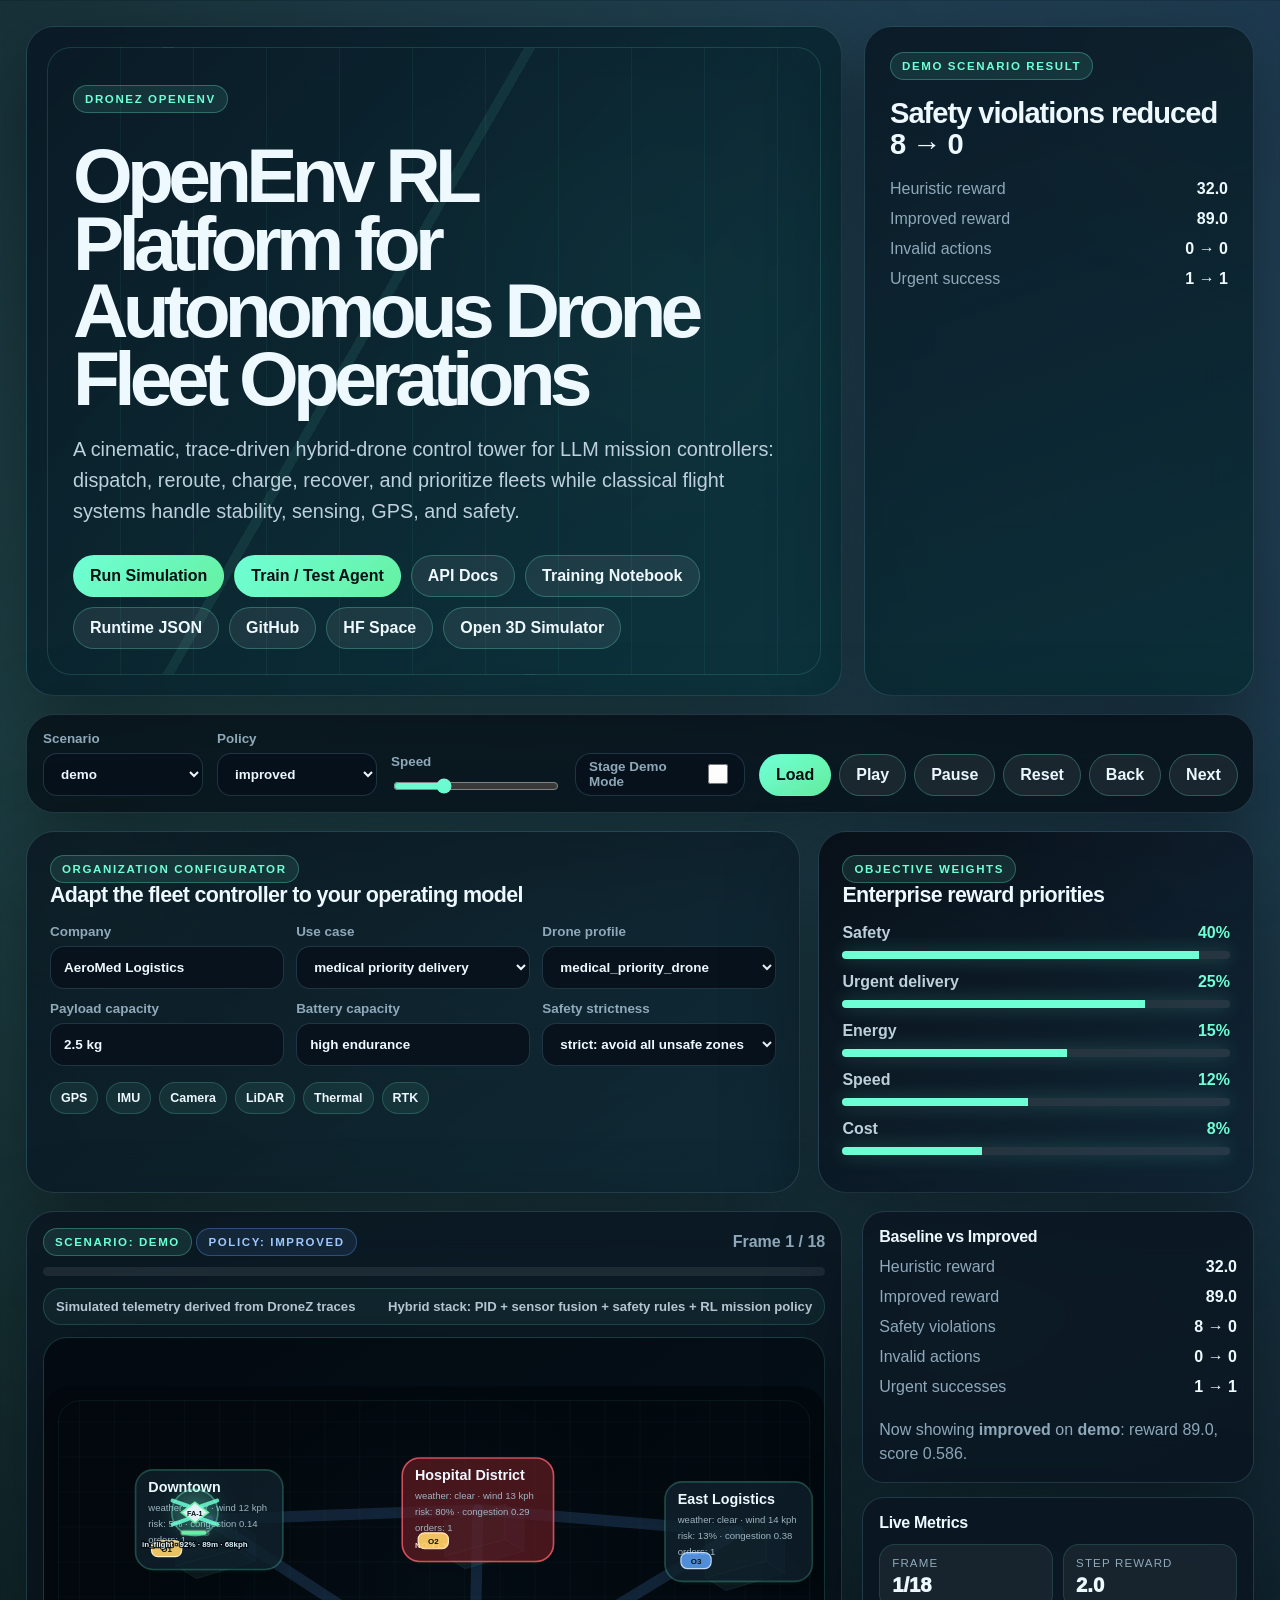
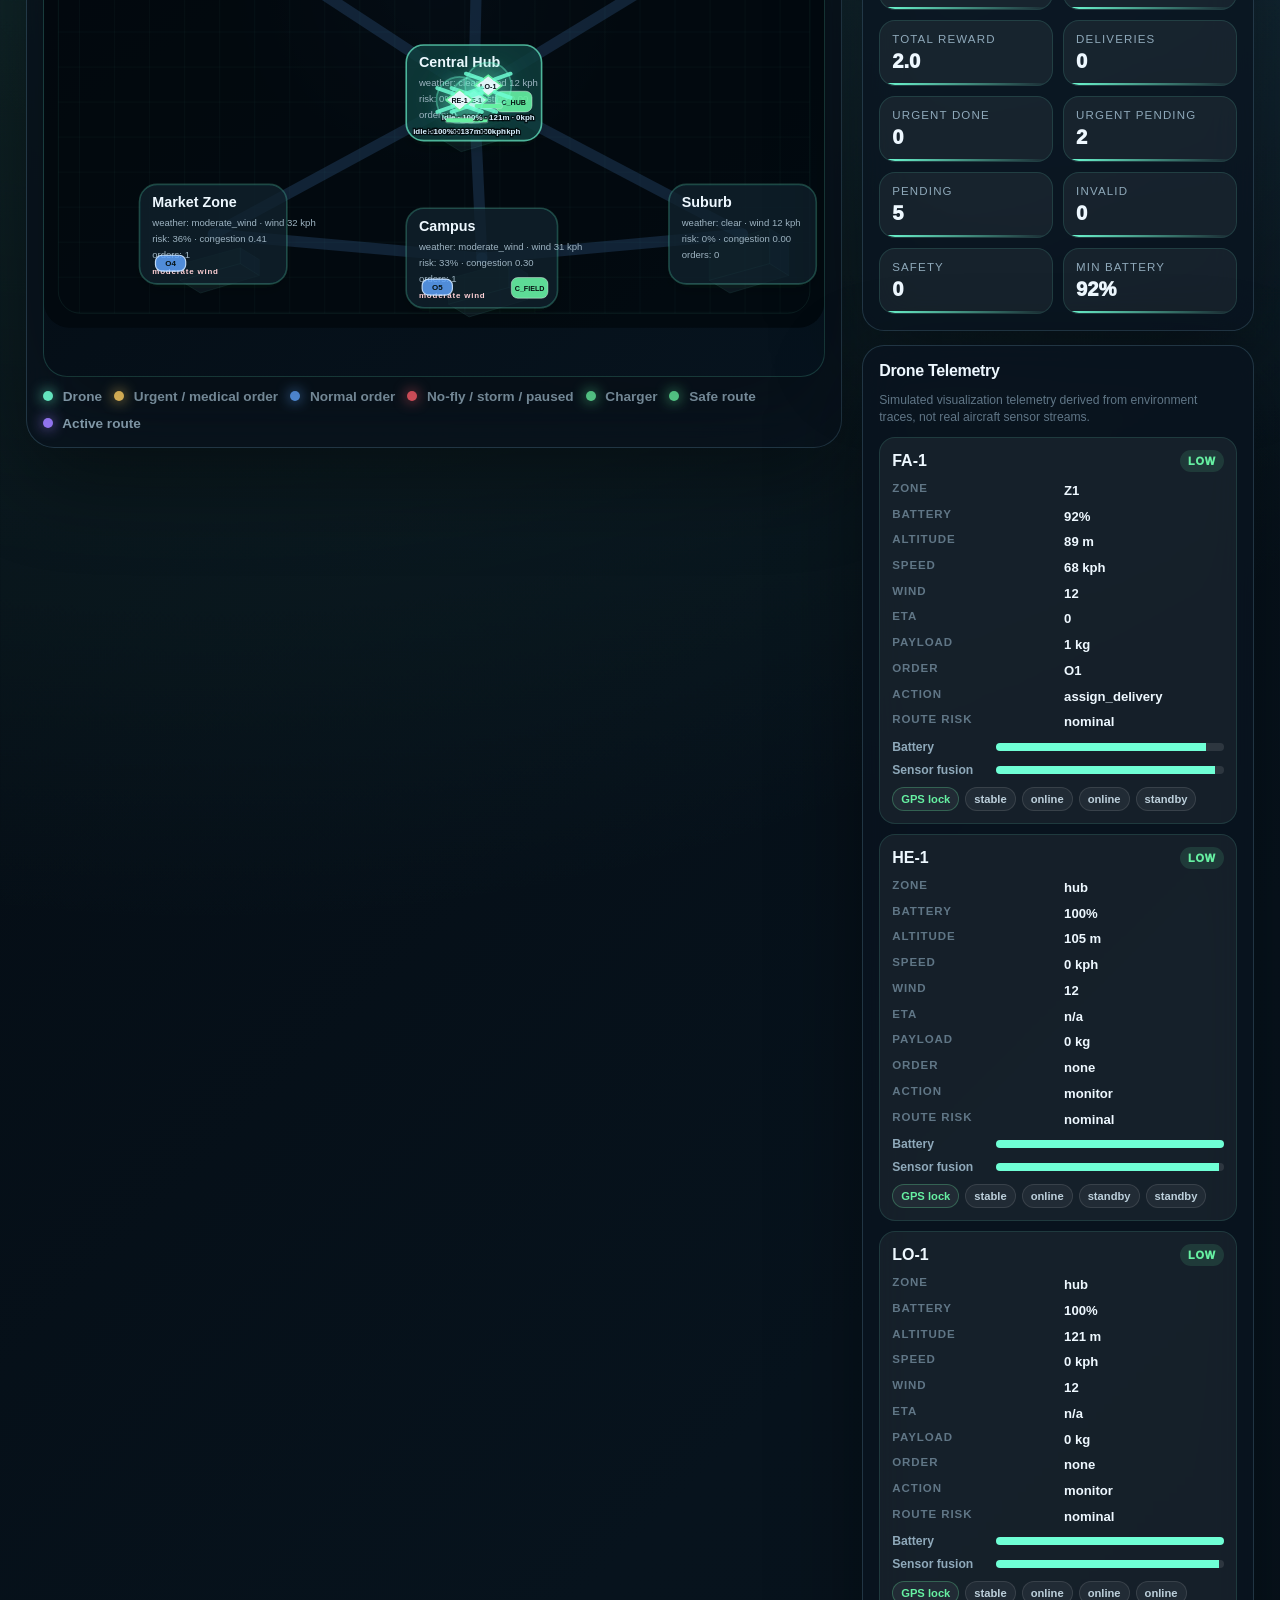
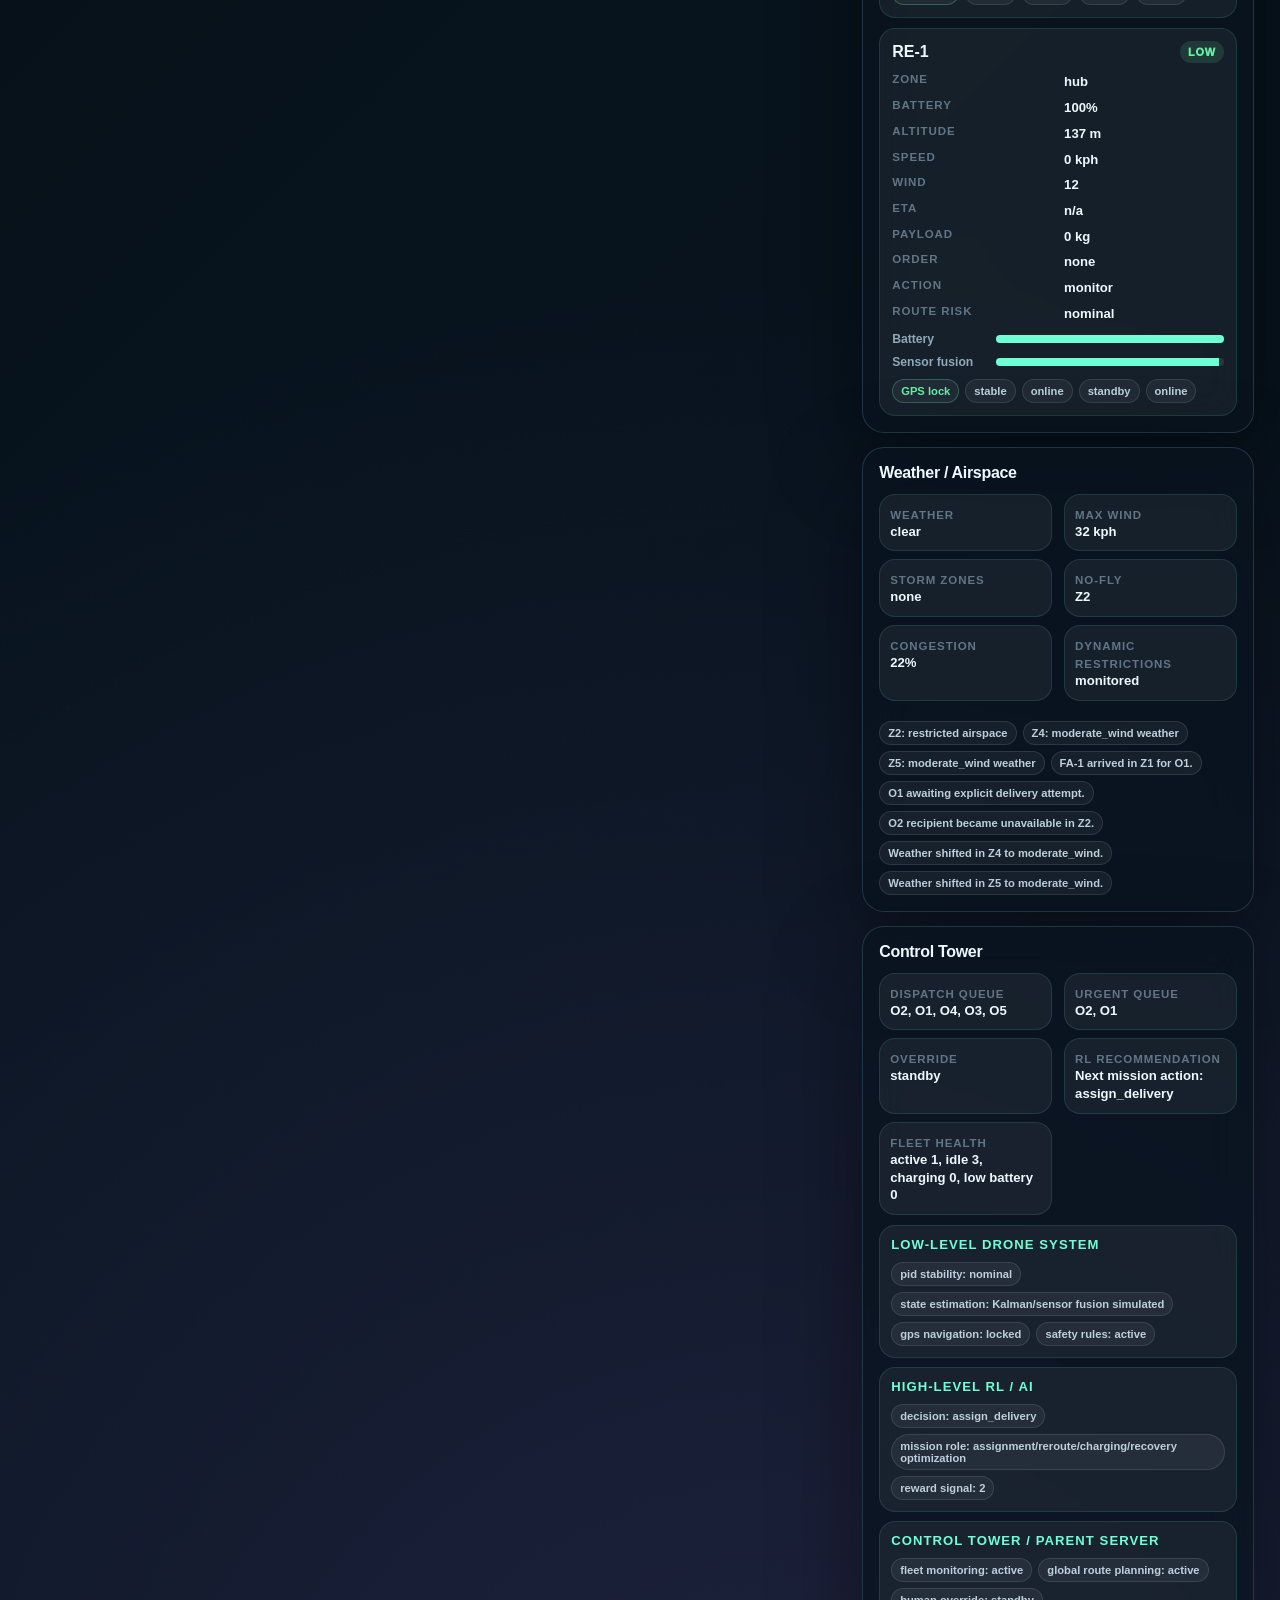
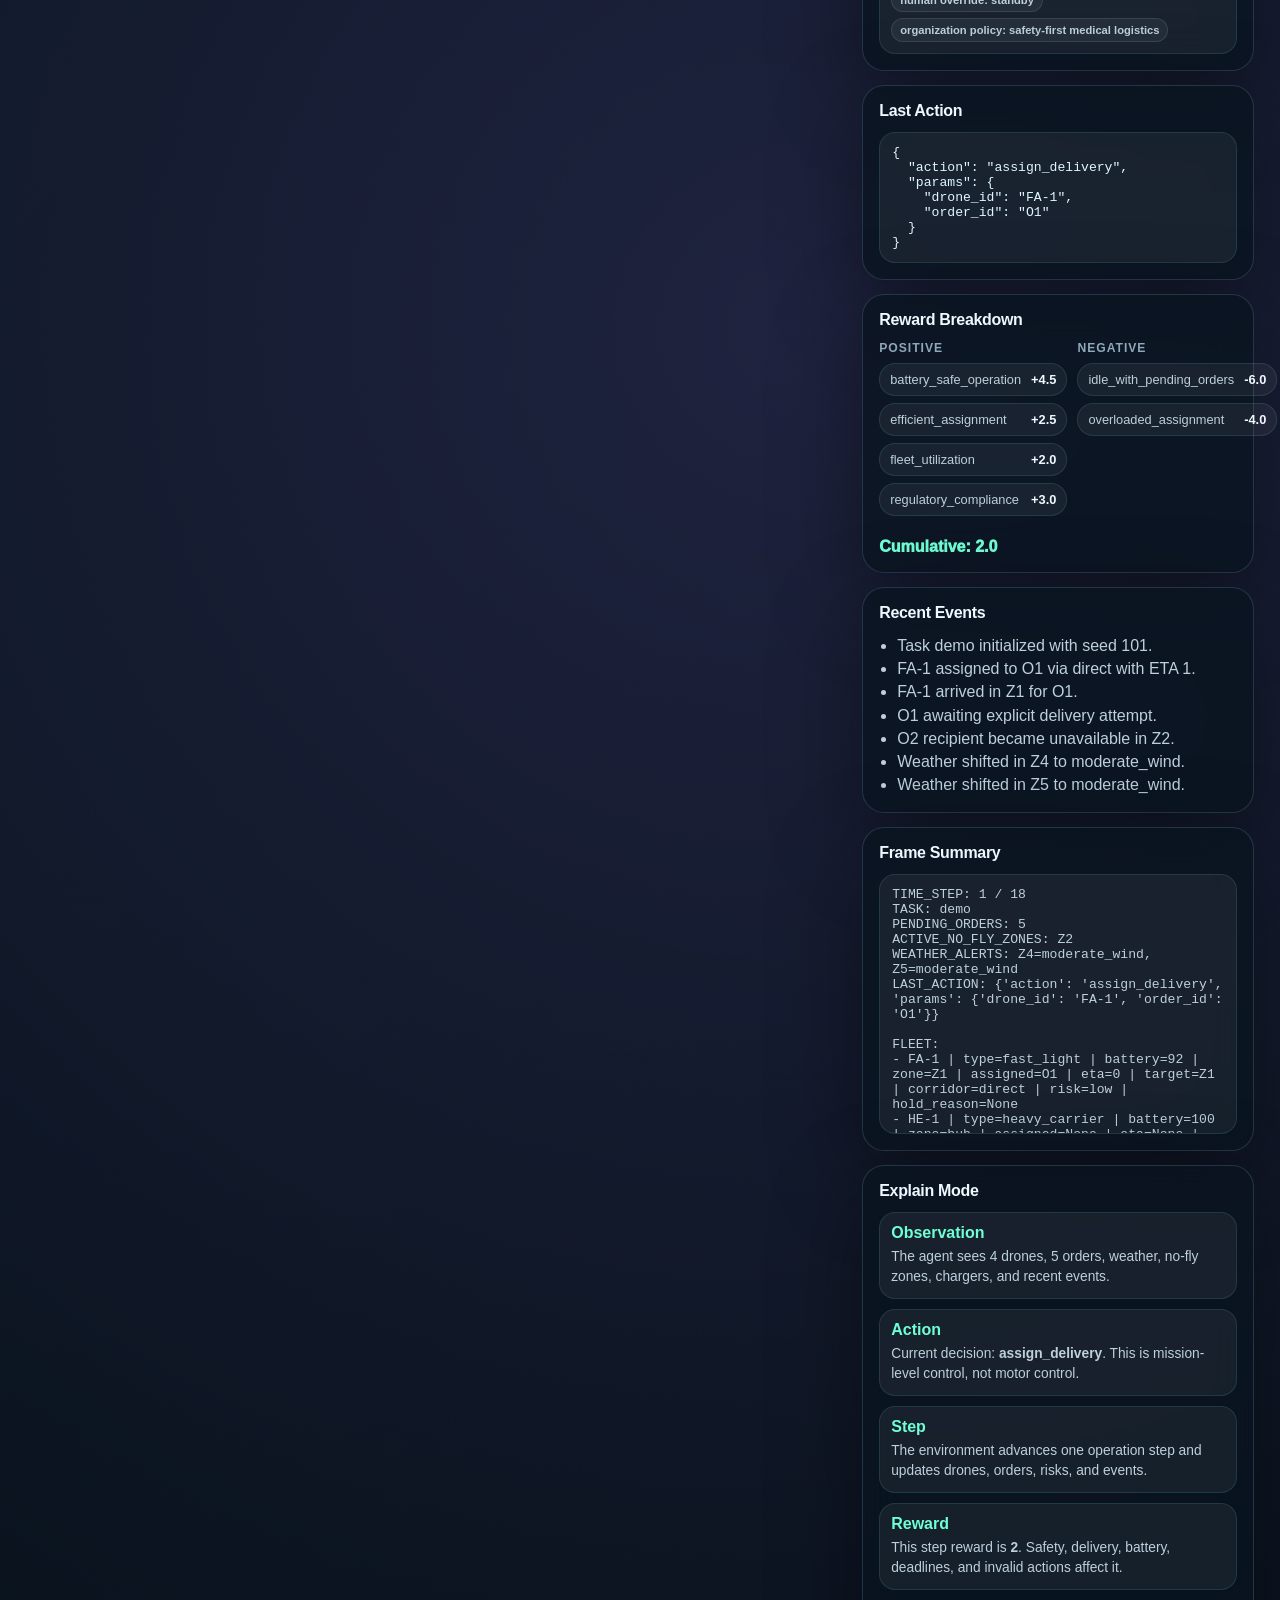
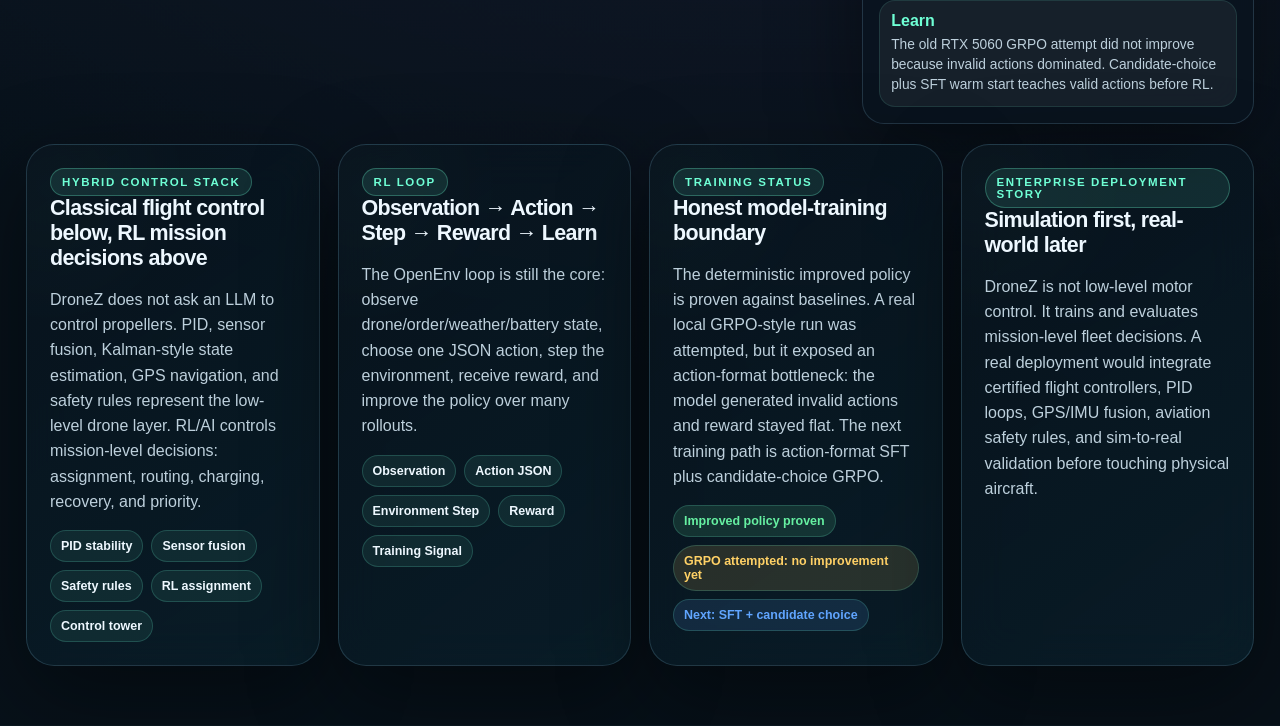
<file: demo_ui/index.html>
<!DOCTYPE html>
<html lang="en">
  <head>
    <meta charset="UTF-8" />
    <meta name="viewport" content="width=device-width, initial-scale=1.0" />
    <title>DroneZ OpenEnv Replay</title>
    <link rel="stylesheet" href="./styles.css" />
  </head>
  <body>
    <div class="app-shell">
      <header class="hero">
        <div class="hero-copy">
          <p class="eyebrow">DroneZ OpenEnv</p>
          <h1>OpenEnv RL Platform for Autonomous Drone Fleet Operations</h1>
          <p class="subhead">
            A cinematic, trace-driven hybrid-drone control tower for LLM mission controllers:
            dispatch, reroute, charge, recover, and prioritize fleets while classical flight systems
            handle stability, sensing, GPS, and safety.
          </p>
          <div class="hero-actions">
            <a class="cta primary" href="#simulator">Run Simulation</a>
            <a class="cta primary" href="/agent/">Train / Test Agent</a>
            <a class="cta" href="/docs">API Docs</a>
            <a class="cta" href="https://colab.research.google.com/drive/1ge0s9eYcbeE25oEXh6t-wySGh3ZCR9AV" target="_blank" rel="noopener noreferrer">Training Notebook</a>
            <a class="cta" href="/api">Runtime JSON</a>
            <a class="cta" href="https://github.com/Hollenite/DroneZ" target="_blank" rel="noopener noreferrer">GitHub</a>
            <a class="cta" href="https://huggingface.co/spaces/Krishna2521/dronez-openenv" target="_blank" rel="noopener noreferrer">HF Space</a>
            <a class="cta" href="https://creative-klepon-8a1f8a.netlify.app/" target="_blank" rel="noopener noreferrer">Open 3D Simulator</a>
          </div>
        </div>
        <div class="result-card">
          <span class="result-label">Demo Scenario Result</span>
          <strong>Safety violations reduced 8 → 0</strong>
          <div class="result-grid">
            <span>Heuristic reward</span><b>32.0</b>
            <span>Improved reward</span><b>89.0</b>
            <span>Invalid actions</span><b>0 → 0</b>
            <span>Urgent success</span><b>1 → 1</b>
          </div>
        </div>
      </header>

      <section class="controls-card" aria-label="Replay controls">
        <label>
          Scenario
          <select id="scenarioSelect">
            <option value="demo" selected>demo</option>
            <option value="easy">easy</option>
            <option value="medium">medium</option>
            <option value="hard">hard</option>
          </select>
        </label>
        <label>
          Policy
          <select id="policySelect">
            <option value="improved" selected>improved</option>
            <option value="heuristic">heuristic</option>
            <option value="random">random</option>
            <option value="naive">naive</option>
          </select>
        </label>
        <label>
          Speed
          <input id="speedRange" type="range" min="250" max="2000" step="250" value="850" />
        </label>
        <label class="toggle-control">
          Stage Demo Mode
          <input id="stageModeToggle" type="checkbox" />
        </label>
        <div class="button-row">
          <button id="loadBtn">Load</button>
          <button id="playBtn">Play</button>
          <button id="pauseBtn">Pause</button>
          <button id="resetBtn">Reset</button>
          <button id="prevBtn">Back</button>
          <button id="nextBtn">Next</button>
        </div>
      </section>

      <section class="enterprise-grid" aria-label="Organization configurator">
        <div class="config-card">
          <div class="section-kicker">Organization Configurator</div>
          <h2>Adapt the fleet controller to your operating model</h2>
          <div class="config-grid">
            <label>Company <input value="AeroMed Logistics" aria-label="Company name" /></label>
            <label>Use case
              <select aria-label="Use case">
                <option>medical priority delivery</option>
                <option>urban food delivery</option>
                <option>critical infrastructure inspection</option>
                <option>campus surveillance</option>
              </select>
            </label>
            <label>Drone profile
              <select aria-label="Drone profile">
                <option>medical_priority_drone</option>
                <option>light_food_delivery_drone</option>
                <option>heavy_package_drone</option>
                <option>long_range_rural_drone</option>
              </select>
            </label>
            <label>Payload capacity <input value="2.5 kg" aria-label="Payload capacity" /></label>
            <label>Battery capacity <input value="high endurance" aria-label="Battery capacity" /></label>
            <label>Safety strictness
              <select aria-label="Safety strictness">
                <option>strict: avoid all unsafe zones</option>
                <option>balanced: safety with deadline pressure</option>
              </select>
            </label>
          </div>
          <div class="sensor-stack">
            <span>GPS</span><span>IMU</span><span>Camera</span><span>LiDAR</span><span>Thermal</span><span>RTK</span>
          </div>
        </div>

        <div class="config-card objective-card">
          <div class="section-kicker">Objective Weights</div>
          <h2>Enterprise reward priorities</h2>
          <div class="objective-row"><span>Safety</span><b>40%</b><i style="--w: 92%"></i></div>
          <div class="objective-row"><span>Urgent delivery</span><b>25%</b><i style="--w: 78%"></i></div>
          <div class="objective-row"><span>Energy</span><b>15%</b><i style="--w: 58%"></i></div>
          <div class="objective-row"><span>Speed</span><b>12%</b><i style="--w: 48%"></i></div>
          <div class="objective-row"><span>Cost</span><b>8%</b><i style="--w: 36%"></i></div>
        </div>
      </section>

      <main id="simulator" class="layout">
        <section class="viewport-card">
          <div class="map-topline">
            <div>
              <span id="scenarioBadge" class="badge">scenario: demo</span>
              <span id="policyBadge" class="badge strong">policy: improved</span>
            </div>
            <div id="frameIndicator" class="frame-indicator">Frame 0 / 0</div>
          </div>
          <div class="progress-shell"><div id="progressBar" class="progress-bar"></div></div>
          <div id="errorPanel" class="error-panel" hidden></div>
          <div class="mission-strip">
            <span>Simulated telemetry derived from DroneZ traces</span>
            <span>Hybrid stack: PID + sensor fusion + safety rules + RL mission policy</span>
          </div>
          <svg id="mapSvg" viewBox="0 0 980 680" aria-label="DroneZ city replay map"></svg>
          <div class="legend">
            <span><i class="dot drone"></i> Drone</span>
            <span><i class="dot urgent"></i> Urgent / medical order</span>
            <span><i class="dot normal"></i> Normal order</span>
            <span><i class="dot hazard"></i> No-fly / storm / paused</span>
            <span><i class="dot charger"></i> Charger</span>
            <span><i class="dot route-safe"></i> Safe route</span>
            <span><i class="dot route-active"></i> Active route</span>
          </div>
        </section>

        <aside class="sidebar">
          <section class="panel comparison-card">
            <h2>Baseline vs Improved</h2>
            <div id="comparisonSummary" class="summary-stack"></div>
          </section>

          <section class="panel metrics">
            <h2>Live Metrics</h2>
            <div id="metricsGrid" class="metric-grid"></div>
          </section>

          <section class="panel telemetry-card">
            <h2>Drone Telemetry</h2>
            <div id="telemetryPanel" class="telemetry-stack"></div>
          </section>

          <section class="panel environment-card">
            <h2>Weather / Airspace</h2>
            <div id="environmentPanel" class="environment-stack"></div>
          </section>

          <section class="panel tower-card">
            <h2>Control Tower</h2>
            <div id="towerPanel" class="tower-stack"></div>
          </section>

          <section class="panel action-card">
            <h2>Last Action</h2>
            <pre id="lastActionBox" class="action-box"></pre>
          </section>

          <section class="panel">
            <h2>Reward Breakdown</h2>
            <div id="rewardBreakdown" class="reward-breakdown"></div>
          </section>

          <section class="panel">
            <h2>Recent Events</h2>
            <ul id="eventsList" class="event-list"></ul>
          </section>

          <section class="panel">
            <h2>Frame Summary</h2>
            <pre id="frameSummary" class="summary-box"></pre>
          </section>

          <section class="panel learn-card">
            <h2>Explain Mode</h2>
            <div id="learnPanel" class="learn-stack"></div>
          </section>
        </aside>
      </main>

      <section class="story-grid">
        <article class="story-card">
          <div class="section-kicker">Hybrid Control Stack</div>
          <h2>Classical flight control below, RL mission decisions above</h2>
          <p>
            DroneZ does not ask an LLM to control propellers. PID, sensor fusion, Kalman-style state
            estimation, GPS navigation, and safety rules represent the low-level drone layer. RL/AI
            controls mission-level decisions: assignment, routing, charging, recovery, and priority.
          </p>
          <div class="loop-row">
            <span>PID stability</span><span>Sensor fusion</span><span>Safety rules</span><span>RL assignment</span><span>Control tower</span>
          </div>
        </article>
        <article class="story-card">
          <div class="section-kicker">RL Loop</div>
          <h2>Observation → Action → Step → Reward → Learn</h2>
          <p>
            The OpenEnv loop is still the core: observe drone/order/weather/battery state, choose one JSON
            action, step the environment, receive reward, and improve the policy over many rollouts.
          </p>
          <div class="loop-row">
            <span>Observation</span><span>Action JSON</span><span>Environment Step</span><span>Reward</span><span>Training Signal</span>
          </div>
        </article>
        <article class="story-card">
          <div class="section-kicker">Training Status</div>
          <h2>Honest model-training boundary</h2>
          <p>
            The deterministic improved policy is proven against baselines. A real local GRPO-style run was
            attempted, but it exposed an action-format bottleneck: the model generated invalid actions and
            reward stayed flat. The next training path is action-format SFT plus candidate-choice GRPO.
          </p>
          <div class="status-pills">
            <span class="pass">Improved policy proven</span>
            <span class="warn">GRPO attempted: no improvement yet</span>
            <span class="next">Next: SFT + candidate choice</span>
          </div>
        </article>
        <article class="story-card">
          <div class="section-kicker">Enterprise Deployment Story</div>
          <h2>Simulation first, real-world later</h2>
          <p>
            DroneZ is not low-level motor control. It trains and evaluates mission-level fleet decisions.
            A real deployment would integrate certified flight controllers, PID loops, GPS/IMU fusion,
            aviation safety rules, and sim-to-real validation before touching physical aircraft.
          </p>
        </article>
      </section>
    </div>

    <script type="module" src="./app.js"></script>
  </body>
</html>
</file>
<file: demo_ui/styles.css>
:root {
  --bg: #03070b;
  --bg-2: #07131d;
  --panel: rgba(9, 20, 31, 0.78);
  --panel-strong: rgba(10, 28, 43, 0.92);
  --panel-soft: rgba(18, 42, 60, 0.68);
  --glass: rgba(255, 255, 255, 0.075);
  --line: rgba(156, 223, 255, 0.17);
  --line-strong: rgba(111, 255, 213, 0.42);
  --text: #eef8ff;
  --muted: #8fa9ba;
  --faint: #607686;
  --cyan: #6fffd5;
  --blue: #60a5ff;
  --violet: #9c7dff;
  --green: #66f0a2;
  --amber: #ffd166;
  --red: #ff5f6d;
  --shadow: 0 28px 90px rgba(0, 0, 0, 0.42);
  --radius: 28px;
  font-family: "Avenir Next", "DIN Alternate", "Segoe UI", sans-serif;
}

* {
  box-sizing: border-box;
}

html {
  scroll-behavior: smooth;
  background: var(--bg);
}

body {
  margin: 0;
  min-height: 100vh;
  color: var(--text);
  background:
    radial-gradient(circle at 16% 10%, rgba(111, 255, 213, 0.2), transparent 28%),
    radial-gradient(circle at 86% 4%, rgba(96, 165, 255, 0.28), transparent 26%),
    radial-gradient(circle at 62% 72%, rgba(156, 125, 255, 0.16), transparent 32%),
    linear-gradient(135deg, #02050a 0%, #07131d 45%, #071018 100%);
  overflow-x: hidden;
}

body::before {
  content: "";
  position: fixed;
  inset: 0;
  pointer-events: none;
  background:
    linear-gradient(rgba(255, 255, 255, 0.026) 1px, transparent 1px),
    linear-gradient(90deg, rgba(255, 255, 255, 0.026) 1px, transparent 1px);
  background-size: 42px 42px;
  mask-image: linear-gradient(to bottom, rgba(0, 0, 0, 0.75), transparent 84%);
  z-index: -1;
}

button,
input,
select {
  font: inherit;
}

.app-shell {
  max-width: 1640px;
  margin: 0 auto;
  padding: 26px;
}

.hero {
  display: grid;
  grid-template-columns: minmax(0, 1fr) 390px;
  gap: 22px;
  align-items: stretch;
  margin-bottom: 18px;
}

.hero-copy,
.result-card,
.controls-card,
.viewport-card,
.panel,
.config-card,
.story-card {
  min-width: 0;
  border: 1px solid var(--line);
  border-radius: var(--radius);
  box-shadow: var(--shadow);
  backdrop-filter: blur(22px);
}

.hero-copy {
  position: relative;
  overflow: hidden;
  padding: clamp(28px, 4vw, 46px);
  min-height: 420px;
  background:
    linear-gradient(132deg, rgba(9, 24, 36, 0.92), rgba(7, 48, 56, 0.78)),
    radial-gradient(circle at 78% 38%, rgba(111, 255, 213, 0.18), transparent 35%);
}

.hero-copy::after {
  content: "";
  position: absolute;
  inset: 20px;
  border-radius: 24px;
  border: 1px solid rgba(111, 255, 213, 0.15);
  background:
    linear-gradient(120deg, transparent 0 42%, rgba(111, 255, 213, 0.08) 42% 43%, transparent 43% 100%),
    repeating-linear-gradient(90deg, transparent 0 72px, rgba(111, 255, 213, 0.055) 72px 73px);
  pointer-events: none;
}

.eyebrow,
.section-kicker,
.result-label,
.badge {
  display: inline-flex;
  align-items: center;
  width: fit-content;
  border-radius: 999px;
  border: 1px solid rgba(111, 255, 213, 0.28);
  padding: 7px 11px;
  background: rgba(111, 255, 213, 0.1);
  color: var(--cyan);
  text-transform: uppercase;
  letter-spacing: 0.14em;
  font-size: 0.72rem;
  font-weight: 900;
}

h1 {
  position: relative;
  z-index: 1;
  max-width: 960px;
  margin: 18px 0 0;
  font-size: clamp(2.7rem, 6vw, 6.2rem);
  line-height: 0.88;
  letter-spacing: -0.075em;
  text-wrap: balance;
}

.subhead {
  position: relative;
  z-index: 1;
  max-width: 900px;
  margin: 22px 0 0;
  color: #bdd0dc;
  font-size: clamp(1rem, 1.7vw, 1.24rem);
  line-height: 1.55;
}

.hero-actions {
  position: relative;
  z-index: 1;
  display: flex;
  flex-wrap: wrap;
  gap: 10px;
  margin-top: 28px;
}

.cta,
button {
  border: 1px solid rgba(111, 255, 213, 0.26);
  border-radius: 999px;
  padding: 11px 16px;
  background: rgba(255, 255, 255, 0.07);
  color: var(--text);
  text-decoration: none;
  font-weight: 900;
  cursor: pointer;
  transition: transform 160ms ease, border-color 160ms ease, background 160ms ease, box-shadow 160ms ease;
}

.cta:hover,
button:hover {
  transform: translateY(-2px);
  border-color: rgba(111, 255, 213, 0.75);
  background: rgba(111, 255, 213, 0.12);
  box-shadow: 0 0 28px rgba(111, 255, 213, 0.16);
}

.cta.primary,
button:first-child {
  color: #041013;
  background: linear-gradient(135deg, var(--cyan), var(--green));
  border-color: transparent;
}

.cta.disabled {
  color: var(--muted);
  cursor: default;
  opacity: 0.72;
}

.cta.disabled:hover {
  transform: none;
  border-color: rgba(111, 255, 213, 0.26);
  background: rgba(255, 255, 255, 0.07);
  box-shadow: none;
}

.result-card {
  padding: 25px;
  background:
    linear-gradient(160deg, rgba(11, 25, 38, 0.94), rgba(7, 43, 50, 0.82)),
    radial-gradient(circle at top right, rgba(102, 240, 162, 0.2), transparent 38%);
}

.result-card strong {
  display: block;
  margin: 18px 0 20px;
  font-size: 1.82rem;
  line-height: 1.06;
  letter-spacing: -0.035em;
}

.result-grid,
.delta-grid {
  display: grid;
  grid-template-columns: minmax(0, 1fr) auto;
  gap: 12px 16px;
  color: var(--muted);
}

.result-grid b,
.delta-grid b {
  color: var(--text);
  text-align: right;
  white-space: nowrap;
}

.controls-card {
  display: grid;
  grid-template-columns: 160px 160px minmax(170px, 1fr) 170px minmax(360px, 540px);
  gap: 14px;
  align-items: end;
  padding: 16px;
  margin-bottom: 18px;
  background: rgba(5, 13, 21, 0.76);
}

label {
  display: grid;
  gap: 7px;
  color: var(--muted);
  font-size: 0.84rem;
  font-weight: 800;
}

select,
.config-grid input {
  width: 100%;
  min-height: 43px;
  border-radius: 14px;
  border: 1px solid var(--line);
  padding: 0 13px;
  background: rgba(8, 18, 28, 0.92);
  color: var(--text);
  font-weight: 800;
  outline: none;
}

input[type="range"] {
  accent-color: var(--cyan);
}

.toggle-control {
  grid-template-columns: 1fr auto;
  align-items: center;
  min-height: 43px;
  border: 1px solid var(--line);
  border-radius: 16px;
  padding: 0 13px;
  background: rgba(8, 18, 28, 0.7);
}

.toggle-control input {
  width: 20px;
  height: 20px;
  accent-color: var(--cyan);
}

.button-row {
  display: grid;
  grid-template-columns: repeat(6, 1fr);
  gap: 8px;
}

.enterprise-grid {
  display: grid;
  grid-template-columns: minmax(0, 1.28fr) minmax(330px, 0.72fr);
  gap: 18px;
  margin-bottom: 18px;
}

.config-card,
.story-card {
  padding: 23px;
  background:
    linear-gradient(145deg, rgba(8, 18, 28, 0.82), rgba(10, 34, 46, 0.68)),
    radial-gradient(circle at 8% 8%, rgba(111, 255, 213, 0.12), transparent 26%);
}

.config-card h2,
.story-card h2 {
  margin: 0 0 16px;
  font-size: 1.34rem;
  letter-spacing: -0.03em;
}

.config-grid {
  display: grid;
  grid-template-columns: repeat(3, minmax(0, 1fr));
  gap: 12px;
}

.sensor-stack,
.status-pills,
.loop-row {
  display: flex;
  flex-wrap: wrap;
  gap: 8px;
  margin-top: 16px;
}

.sensor-stack span,
.status-pills span,
.loop-row span {
  border: 1px solid rgba(111, 255, 213, 0.18);
  border-radius: 999px;
  padding: 8px 10px;
  background: rgba(111, 255, 213, 0.08);
  color: var(--text);
  font-size: 0.78rem;
  font-weight: 900;
}

.status-pills .pass {
  background: rgba(102, 240, 162, 0.13);
  color: var(--green);
}

.status-pills .warn {
  background: rgba(255, 209, 102, 0.13);
  color: var(--amber);
}

.status-pills .next {
  background: rgba(96, 165, 255, 0.13);
  color: var(--blue);
}

.objective-card {
  background:
    linear-gradient(145deg, rgba(7, 13, 21, 0.92), rgba(15, 35, 51, 0.86)),
    radial-gradient(circle at 90% 0%, rgba(96, 165, 255, 0.22), transparent 38%);
}

.objective-row {
  display: grid;
  grid-template-columns: 1fr auto;
  gap: 9px 14px;
  align-items: center;
  margin: 14px 0;
}

.objective-row span {
  color: #bdd0dc;
  font-weight: 900;
}

.objective-row b {
  color: var(--cyan);
}

.objective-row i {
  grid-column: 1 / -1;
  display: block;
  height: 8px;
  border-radius: 999px;
  background:
    linear-gradient(90deg, var(--cyan) var(--w), rgba(255, 255, 255, 0.1) var(--w));
  box-shadow: 0 0 18px rgba(111, 255, 213, 0.24);
}

.layout {
  display: grid;
  grid-template-columns: minmax(680px, 1.5fr) minmax(390px, 0.72fr);
  gap: 20px;
  align-items: start;
}

.viewport-card,
.panel {
  background: var(--panel);
}

.viewport-card {
  position: sticky;
  top: 16px;
  overflow: hidden;
  padding: 16px;
}

.map-topline {
  display: flex;
  justify-content: space-between;
  gap: 12px;
  align-items: center;
  margin-bottom: 11px;
}

.badge.strong {
  border-color: rgba(96, 165, 255, 0.32);
  background: rgba(96, 165, 255, 0.1);
  color: #9ec8ff;
}

.frame-indicator {
  color: var(--muted);
  font-weight: 900;
}

.progress-shell {
  height: 9px;
  overflow: hidden;
  border-radius: 999px;
  background: rgba(255, 255, 255, 0.08);
  margin-bottom: 12px;
}

.progress-bar {
  width: 0;
  height: 100%;
  border-radius: inherit;
  background: linear-gradient(90deg, var(--cyan), var(--blue), var(--violet));
  box-shadow: 0 0 24px rgba(111, 255, 213, 0.4);
  transition: width 180ms ease;
}

.error-panel {
  margin-bottom: 12px;
  padding: 12px;
  border: 1px solid rgba(255, 95, 109, 0.38);
  border-radius: 16px;
  background: rgba(255, 95, 109, 0.11);
  color: #ffc6cb;
}

.error-panel pre {
  overflow: auto;
  white-space: pre-wrap;
}

.mission-strip {
  display: flex;
  flex-wrap: wrap;
  justify-content: space-between;
  gap: 10px;
  margin-bottom: 12px;
  border: 1px solid rgba(111, 255, 213, 0.17);
  border-radius: 18px;
  padding: 10px 12px;
  background: rgba(111, 255, 213, 0.055);
  color: #bdd0dc;
  font-size: 0.82rem;
  font-weight: 800;
}

#mapSvg {
  display: block;
  width: 100%;
  min-height: 640px;
  border: 1px solid rgba(111, 255, 213, 0.18);
  border-radius: 24px;
  background:
    radial-gradient(circle at 50% 38%, rgba(96, 165, 255, 0.12), transparent 36%),
    linear-gradient(145deg, rgba(3, 10, 17, 0.96), rgba(7, 20, 31, 0.98));
  filter: drop-shadow(0 30px 58px rgba(0, 0, 0, 0.36));
}

.map-bg {
  fill: rgba(2, 8, 13, 0.8);
}

.map-grid {
  fill: url(#cityGrid);
  stroke: rgba(111, 255, 213, 0.09);
  stroke-width: 1;
}

.road {
  stroke: rgba(96, 165, 255, 0.16);
  stroke-width: 14;
  stroke-linecap: round;
}

.building polygon {
  stroke: rgba(111, 255, 213, 0.1);
  stroke-width: 1;
}

.building polygon:nth-child(1) {
  fill: rgba(91, 128, 154, 0.12);
}

.building polygon:nth-child(2) {
  fill: rgba(96, 165, 255, 0.12);
}

.building polygon:nth-child(3) {
  fill: rgba(111, 255, 213, 0.08);
}

.flight-path {
  fill: none;
  stroke-width: 5;
  stroke-dasharray: 16 10;
  stroke-linecap: round;
  opacity: 0.96;
  filter: drop-shadow(0 0 10px rgba(96, 165, 255, 0.3));
}

.flight-path.safe,
.route-green {
  stroke: var(--green);
}

.route-yellow {
  stroke: var(--amber);
}

.route-red {
  stroke: var(--red);
}

.route-purple,
.route-blue {
  stroke: var(--violet);
}

.path-pulse {
  fill: var(--violet);
  opacity: 0.98;
  filter: drop-shadow(0 0 13px rgba(156, 125, 255, 0.82));
}

.path-pulse.route-green,
.path-pulse.safe {
  fill: var(--green);
}

.path-pulse.route-yellow {
  fill: var(--amber);
}

.path-pulse.route-red {
  fill: var(--red);
}

.route-label {
  fill: #d7efff;
  font-size: 12px;
  font-weight: 900;
  text-transform: uppercase;
  letter-spacing: 0.08em;
}

.zone rect {
  filter: url(#softShadow);
  stroke-width: 2;
}

.zone.clear rect {
  fill: rgba(12, 34, 46, 0.76);
  stroke: rgba(111, 255, 213, 0.23);
}

.zone.hub rect {
  fill: rgba(18, 62, 61, 0.82);
  stroke: rgba(111, 255, 213, 0.66);
}

.zone.no-fly rect {
  fill: rgba(95, 24, 35, 0.72);
  stroke: rgba(255, 95, 109, 0.78);
}

.zone.paused rect {
  fill: rgba(87, 62, 17, 0.72);
  stroke: rgba(255, 209, 102, 0.72);
}

.zone.storm rect {
  fill: rgba(18, 39, 74, 0.74);
  stroke: rgba(96, 165, 255, 0.78);
}

.zone.congested rect {
  fill: rgba(71, 48, 20, 0.72);
  stroke: rgba(255, 209, 102, 0.72);
}

.zone-title {
  font-size: 18px;
  font-weight: 900;
  fill: var(--text);
}

.zone-detail {
  font-size: 12px;
  fill: #9eb4c2;
}

.zone-badge {
  font-size: 10px;
  font-weight: 900;
  fill: #ffd1d6;
  letter-spacing: 0.1em;
}

.charger rect {
  fill: rgba(102, 240, 162, 0.9);
  stroke: rgba(255, 255, 255, 0.5);
}

.charger text {
  fill: #061212;
  font-size: 9px;
  font-weight: 900;
}

.order rect {
  stroke-width: 1.5;
}

.order.normal rect {
  fill: rgba(96, 165, 255, 0.82);
  stroke: rgba(205, 229, 255, 0.9);
}

.order.priority rect {
  fill: rgba(255, 209, 102, 0.92);
  stroke: rgba(255, 241, 198, 0.95);
}

.order.delivered {
  opacity: 0.38;
}

.order text {
  fill: #061212;
  font-size: 10px;
  font-weight: 900;
}

.drone {
  animation: droneHover 2.3s ease-in-out infinite;
}

.drone-aura {
  fill: rgba(111, 255, 213, 0.12);
  stroke: rgba(111, 255, 213, 0.4);
  stroke-width: 2;
  filter: drop-shadow(0 0 18px rgba(111, 255, 213, 0.5));
}

.drone-body {
  fill: rgba(238, 248, 255, 0.95);
  stroke: var(--cyan);
  stroke-width: 2;
  filter: drop-shadow(0 0 15px rgba(111, 255, 213, 0.56));
}

.drone-rotor {
  stroke: var(--cyan);
  stroke-width: 5;
  stroke-linecap: round;
  opacity: 0.84;
}

.drone.ok .drone-body {
  stroke: var(--green);
}

.drone.warning .drone-body {
  stroke: var(--amber);
}

.drone.critical .drone-body {
  stroke: var(--red);
}

.drone-label {
  fill: #071018;
  font-size: 9px;
  font-weight: 900;
}

.drone-meta {
  fill: #d9f1ff;
  font-size: 10px;
  font-weight: 900;
  paint-order: stroke;
  stroke: rgba(2, 7, 11, 0.8);
  stroke-width: 3px;
}

.battery-shell {
  fill: rgba(255, 255, 255, 0.15);
  stroke: rgba(255, 255, 255, 0.24);
}

.battery-fill {
  fill: var(--green);
}

.legend {
  display: flex;
  flex-wrap: wrap;
  gap: 12px;
  margin-top: 12px;
  color: var(--muted);
  font-size: 0.85rem;
  font-weight: 850;
}

.dot {
  display: inline-block;
  width: 10px;
  height: 10px;
  border-radius: 999px;
  margin-right: 6px;
  box-shadow: 0 0 14px currentColor;
}

.dot.drone {
  background: var(--cyan);
  color: var(--cyan);
}

.dot.urgent {
  background: var(--amber);
  color: var(--amber);
}

.dot.normal {
  background: var(--blue);
  color: var(--blue);
}

.dot.hazard {
  background: var(--red);
  color: var(--red);
}

.dot.charger,
.dot.route-safe {
  background: var(--green);
  color: var(--green);
}

.dot.route-active {
  background: var(--violet);
  color: var(--violet);
}

.sidebar {
  display: grid;
  gap: 14px;
}

.panel {
  padding: 16px;
  border-radius: 22px;
}

.panel h2 {
  margin: 0 0 12px;
  color: var(--text);
  font-size: 1rem;
  letter-spacing: -0.02em;
}

.summary-stack,
.reward-breakdown,
.telemetry-stack,
.environment-stack,
.tower-stack,
.learn-stack {
  display: grid;
  gap: 10px;
}

.metric-grid {
  display: grid;
  grid-template-columns: repeat(2, 1fr);
  gap: 10px;
}

.metric {
  position: relative;
  overflow: hidden;
  border: 1px solid rgba(111, 255, 213, 0.13);
  border-radius: 16px;
  padding: 12px;
  background: rgba(255, 255, 255, 0.055);
}

.metric::after {
  content: "";
  position: absolute;
  inset: auto 0 0;
  height: 2px;
  background: linear-gradient(90deg, var(--cyan), transparent);
}

.metric-label {
  color: var(--muted);
  font-size: 0.72rem;
  text-transform: uppercase;
  letter-spacing: 0.1em;
}

.metric-value {
  margin-top: 5px;
  color: var(--text);
  font-size: 1.26rem;
  font-weight: 950;
}

.selected-policy {
  margin: 12px 0 0;
  color: var(--muted);
  line-height: 1.5;
}

.panel-note {
  margin: 0;
  color: var(--faint);
  font-size: 0.76rem;
  line-height: 1.45;
}

.telemetry-unit,
.architecture-layer,
.learn-step,
.environment-grid div,
.tower-status div,
.reward-columns li,
.action-box,
.summary-box {
  border: 1px solid rgba(111, 255, 213, 0.12);
  border-radius: 16px;
  background: rgba(255, 255, 255, 0.055);
}

.telemetry-unit {
  padding: 12px;
}

.unit-head {
  display: flex;
  justify-content: space-between;
  gap: 10px;
  align-items: center;
  margin-bottom: 10px;
}

.unit-head strong {
  color: var(--text);
}

.status-chip {
  border-radius: 999px;
  padding: 5px 8px;
  font-size: 0.68rem;
  font-weight: 950;
  text-transform: uppercase;
  letter-spacing: 0.08em;
}

.status-chip.ok {
  background: rgba(102, 240, 162, 0.13);
  color: var(--green);
}

.status-chip.warn {
  background: rgba(255, 209, 102, 0.13);
  color: var(--amber);
}

.status-chip.danger {
  background: rgba(255, 95, 109, 0.13);
  color: var(--red);
}

.unit-grid,
.tower-status,
.environment-grid {
  display: grid;
  grid-template-columns: 1fr 1fr;
  gap: 8px 12px;
}

.unit-grid span,
.environment-grid span,
.tower-status span {
  color: var(--faint);
  font-size: 0.72rem;
  font-weight: 850;
  text-transform: uppercase;
  letter-spacing: 0.08em;
}

.unit-grid b,
.environment-grid b,
.tower-status b {
  display: block;
  color: var(--text);
  font-size: 0.82rem;
  line-height: 1.35;
  overflow-wrap: anywhere;
}

.bar-row {
  display: grid;
  grid-template-columns: 95px 1fr;
  gap: 9px;
  align-items: center;
  margin-top: 9px;
  color: var(--muted);
  font-size: 0.76rem;
  font-weight: 850;
}

.bar-row i {
  display: block;
  height: 8px;
  border-radius: 999px;
  background: linear-gradient(90deg, var(--cyan) var(--w), rgba(255, 255, 255, 0.1) var(--w));
}

.sensor-line,
.alert-stack,
.architecture-layer div {
  display: flex;
  flex-wrap: wrap;
  gap: 6px;
  margin-top: 10px;
}

.sensor-line span,
.alert-stack span,
.architecture-layer span {
  border: 1px solid rgba(255, 255, 255, 0.1);
  border-radius: 999px;
  padding: 5px 8px;
  background: rgba(255, 255, 255, 0.055);
  color: #bdd0dc;
  font-size: 0.7rem;
  font-weight: 850;
}

.sensor-line .ok {
  border-color: rgba(102, 240, 162, 0.28);
  color: var(--green);
}

.sensor-line .danger {
  border-color: rgba(255, 95, 109, 0.28);
  color: var(--red);
}

.environment-grid div,
.tower-status div {
  padding: 10px;
}

.architecture-stack {
  display: grid;
  gap: 9px;
}

.architecture-layer {
  padding: 11px;
}

.architecture-layer h3 {
  margin: 0;
  color: var(--cyan);
  font-size: 0.82rem;
  text-transform: uppercase;
  letter-spacing: 0.08em;
}

.learn-step {
  padding: 11px;
}

.learn-step b {
  display: block;
  color: var(--cyan);
  margin-bottom: 5px;
}

.learn-step span {
  color: #bdd0dc;
  line-height: 1.45;
  font-size: 0.86rem;
}

.action-box,
.summary-box {
  margin: 0;
  max-height: 260px;
  overflow: auto;
  padding: 12px;
  color: #bdd0dc;
  white-space: pre-wrap;
  font-size: 0.82rem;
}

.action-box {
  color: #dff7ff;
}

.event-list {
  margin: 0;
  max-height: 220px;
  overflow: auto;
  padding-left: 18px;
  color: #bdd0dc;
  line-height: 1.45;
}

.reward-columns {
  display: grid;
  grid-template-columns: 1fr 1fr;
  gap: 10px;
}

.reward-columns h3 {
  margin: 0 0 8px;
  color: var(--muted);
  font-size: 0.76rem;
  text-transform: uppercase;
  letter-spacing: 0.08em;
}

.reward-columns ul {
  display: grid;
  gap: 7px;
  list-style: none;
  margin: 0;
  padding: 0;
}

.reward-columns li {
  display: flex;
  justify-content: space-between;
  gap: 10px;
  padding: 8px 10px;
  color: #bdd0dc;
  font-size: 0.8rem;
}

.reward-columns li strong {
  color: var(--text);
}

.reward-total {
  margin: 12px 0 0;
  color: var(--cyan);
  font-weight: 950;
}

.fallback-mode #mapSvg {
  outline: 3px solid rgba(255, 95, 109, 0.32);
}

.story-grid {
  display: grid;
  grid-template-columns: repeat(4, minmax(0, 1fr));
  gap: 18px;
  margin-top: 20px;
  margin-bottom: 34px;
}

.story-card p {
  margin: 0;
  color: #bdd0dc;
  line-height: 1.58;
}

.stage-mode .app-shell {
  max-width: 1800px;
}

.stage-mode .hero,
.stage-mode .enterprise-grid {
  grid-template-columns: 1fr;
}

.stage-mode .hero-copy {
  min-height: 300px;
}

.stage-mode .layout {
  grid-template-columns: minmax(760px, 1.65fr) minmax(330px, 0.55fr);
}

.stage-mode .action-card,
.stage-mode .reward-breakdown,
.stage-mode .learn-card,
.stage-mode .environment-card {
  display: none;
}

.stage-mode h1 {
  font-size: clamp(3.2rem, 7vw, 7.5rem);
}

.stage-mode .metric-value {
  font-size: 1.55rem;
}

@keyframes droneHover {
  0%, 100% {
    transform: translateY(0);
  }
  50% {
    transform: translateY(-5px);
  }
}

@media (max-width: 1240px) {
  .hero,
  .layout,
  .controls-card,
  .enterprise-grid,
  .story-grid,
  .stage-mode .layout {
    grid-template-columns: 1fr;
  }

  .config-grid {
    grid-template-columns: 1fr;
  }

  .viewport-card {
    position: static;
  }

  .button-row {
    grid-template-columns: repeat(3, 1fr);
  }

  #mapSvg {
    min-height: 560px;
  }
}

@media (max-width: 680px) {
  .app-shell {
    padding: 14px;
  }

  .hero-copy,
  .result-card,
  .controls-card,
  .viewport-card,
  .panel,
  .config-card,
  .story-card {
    border-radius: 20px;
  }

  .button-row,
  .metric-grid,
  .reward-columns,
  .unit-grid,
  .tower-status,
  .environment-grid {
    grid-template-columns: 1fr;
  }

  h1,
  .stage-mode h1 {
    font-size: clamp(2.05rem, 12vw, 3.25rem);
    line-height: 0.96;
    letter-spacing: -0.052em;
  }

  .subhead {
    font-size: 0.98rem;
  }

  .hero-copy {
    min-height: 340px;
    padding: 24px;
  }

  .hero-actions {
    gap: 8px;
  }

  .hero-actions .cta {
    flex: 1 1 100%;
    text-align: center;
  }

  .result-card {
    padding: 20px;
  }

  .result-card strong {
    font-size: 1.45rem;
  }

  .result-grid,
  .delta-grid {
    gap: 10px;
    font-size: 0.92rem;
  }

  .controls-card {
    padding: 12px;
  }

  .button-row {
    grid-template-columns: repeat(2, minmax(0, 1fr));
  }

  .map-topline {
    align-items: flex-start;
    flex-direction: column;
  }

  .mission-strip {
    font-size: 0.76rem;
  }

  #mapSvg {
    min-height: 430px;
    border-radius: 18px;
  }
}
</file>
